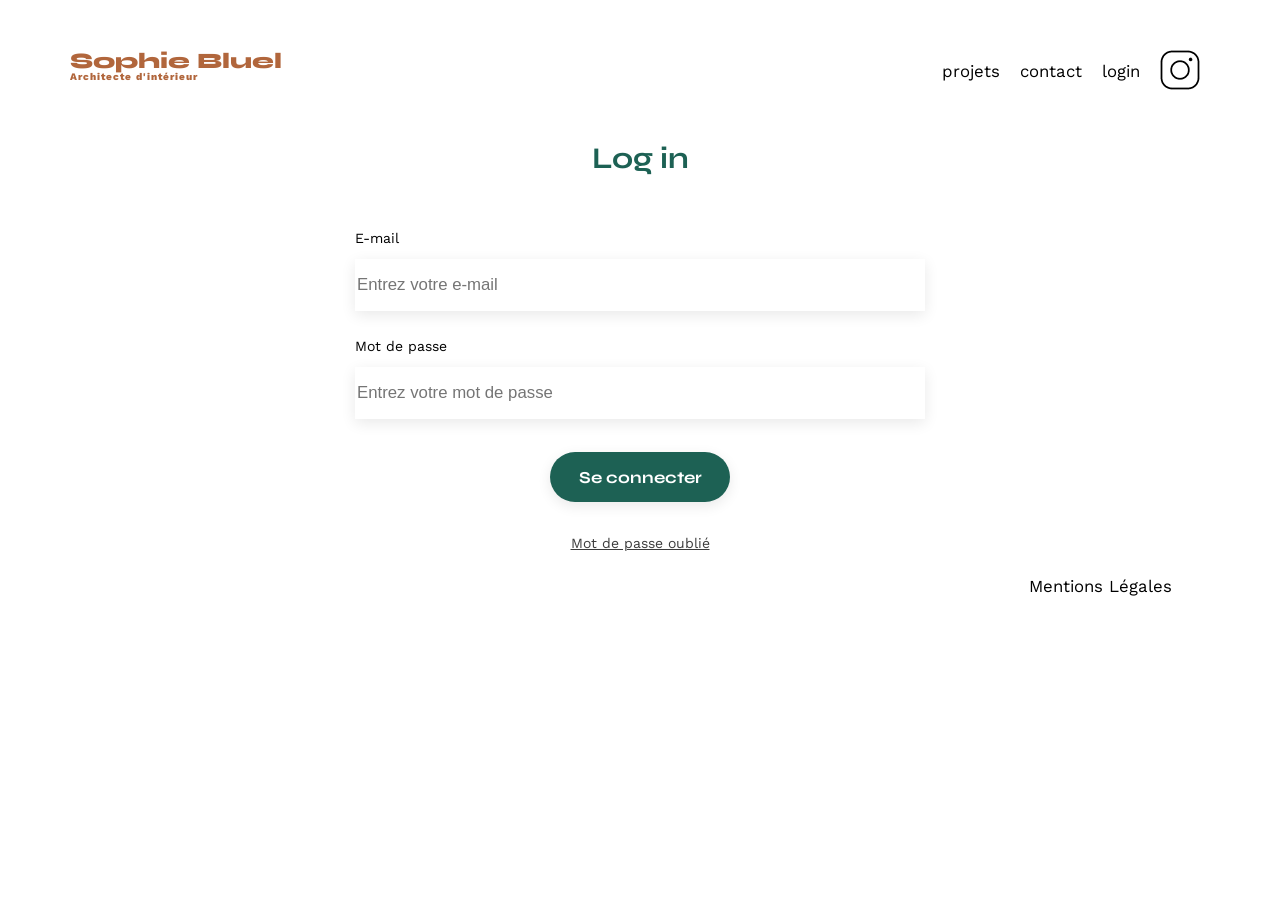
<file: FrontEnd/login.html>
<!DOCTYPE html>
<html lang="fr">
<head>
	<meta charset="UTF-8">
	<title>Sophie Bluel - Architecte d'intérieur</title>
	<meta name="viewport" content="width=device-width, initial-scale=1.0">
	<link rel="preconnect" href="https://fonts.googleapis.com">
	<link rel="preconnect" href="https://fonts.gstatic.com" crossorigin>
	<link href="https://fonts.googleapis.com/css2?family=Syne:wght@700;800&family=Work+Sans&display=swap" rel="stylesheet">
	<meta name="description" content="">
	<link rel="stylesheet" href="./assets/style.css">
	<script src="js/login.js" defer></script>
</head>
<body>

    <header>
        <h1>Sophie Bluel <span>Architecte d'intérieur</span></h1>
        <nav>
            <ul>
                <li><a href="./index.html#portfolio">projets</a></li>
			    <li><a href="./index.html#contact">contact</a></li>
                <li><a href="login.html" id="login">login</a></li>
                <li><img src="./assets/icons/instagram.png" alt="Instagram"></li>
            </ul>
        </nav>
    </header>

    <main>
        <section id="login">
            <h2>Log in</h2>
            <form id ="formLogin"  method="post">
                <label for="email">E-mail</label>
                <input type="email" name="email" id="email" placeholder="Entrez votre e-mail" required>
                <label for="password">Mot de passe</label>
                <input type="password" name="password" id="password" placeholder="Entrez votre mot de passe" required>
                <span id="messageErreur"></span>
                <input type="submit" value="Se connecter" id="btnLogin">
                <div class="mdp"><p>Mot de passe oublié</p></div>
            </form>
        </section>
    </main>

    <footer>
        <nav>
            <ul>
                <li>Mentions Légales</li>
            </ul>
        </nav>
    </footer>
  
</body>

</html>
</file>
<file: FrontEnd/assets/style.css>
/* http://meyerweb.com/eric/tools/css/reset/
   v2.0 | 20110126
   License: none (public domain)
*/

html, body, div, span, applet, object, iframe,
h1, h2, h3, h4, h5, h6, p, blockquote, pre,
a, abbr, acronym, address, big, cite, code,
del, dfn, em, img, ins, kbd, q, s, samp,
small, strike, strong, sub, sup, tt, var,
b, u, i, center,
dl, dt, dd, ol, ul, li,
fieldset, form, label, legend,
table, caption, tbody, tfoot, thead, tr, th, td,
article, aside, canvas, details, embed,
figure, figcaption, footer, header, hgroup,
menu, nav, output, ruby, section, summary,
time, mark, audio, video {
	margin: 0;
	padding: 0;
	border: 0;
	font-size: 100%;
	font: inherit;
	vertical-align: baseline;
}
/* HTML5 display-role reset for older browsers */
article, aside, details, figcaption, figure,
footer, header, hgroup, menu, nav, section {
	display: block;
}
body {
	line-height: 1;
}
ol, ul {
	list-style: none;
}
blockquote, q {
	quotes: none;
}
blockquote:before, blockquote:after,
q:before, q:after {
	content: '';
	content: none;
}
table {
	border-collapse: collapse;
	border-spacing: 0;
}
/** end reset css**/
body {
	max-width: 1140px;
	margin:auto;
	font-family: 'Work Sans' ;
	font-size: 14px;
}
header {
	display: flex;
	justify-content: space-between;
	margin: 50px 0
}
section {
	margin: 50px 0
}

h1{
	display: flex;
	flex-direction: column;
	font-family: 'Syne';
	font-size: 22px;
	font-weight: 800;
	color: #B1663C
}

h1 > span {
	font-family: 'Work Sans';
	font-size:10px;
	letter-spacing: 0.1em;
;
}

h2{
	font-family: 'Syne';
	font-weight: 700;
	font-size: 30px;
	color: #1D6154
}

nav ul a {
	color: black;
	text-decoration: none;
}
nav ul a:hover {
	color: #B1663C;
}


nav ul {
	display: flex;
	align-items: center;
	list-style-type: none;

}
nav li {
	padding: 0 10px;
	font-size: 1.2em;
}

li:hover {
	color: #B1663C;
}
#introduction {
	display: flex;
	align-items: center;
}
#introduction figure {
	flex: 1
}
#introduction img {
	display: block;
	margin: auto;
	width: 80%;
}

#introduction article {
	flex: 1
}
#introduction h2 {
	margin-bottom: 1em;
}

#introduction p {
	margin-bottom: 0.5em;
}
#portfolio h2 {
	text-align: center;
	margin-bottom: 1em;
}
.gallery {
	width: 100%;
	display: grid;
	grid-template-columns: 1fr 1fr 1fr;
	grid-column-gap: 20px;
	grid-row-gap: 20px;
}

.gallery img {
	width: 100%;

}
#contact {
	width: 50%;
margin: auto;
}
#contact > * {
	text-align: center;

}
#contact h2{
	margin-bottom: 20px;
}
#contact form {
	text-align: left;
	margin-top:30px;
	display: flex;
	flex-direction: column;
}

#contact input {
	height: 50px;
	font-size: 1.2em;
	border: none;
	box-shadow: 0px 4px 14px rgba(0, 0, 0, 0.09);
}
#contact label {
	margin: 2em 0 1em 0;
}
#contact textarea {
	border: none;
	box-shadow: 0px 4px 14px rgba(0, 0, 0, 0.09);
}
#login {
	width: 50%;
	margin:auto;
	
	
	text-align: center;
}
#login h2{
	margin-bottom: 20px;
}
#formLogin {
	text-align: left;
	margin-top:30px;
	display: flex;
	flex-direction: column;
	
	
}
#login input {



	height: 50px;
	font-size: 1.2em;
	border: none;
	box-shadow: 0px 4px 14px rgba(0, 0, 0, 0.09);
}

.add-photo input {
	border: white;
}

#login label {
	margin: 2em 0 1em 0;
}
#messageErreur {
	color: red;
}
#logout {
	margin-left: -15px;
}
.mdp {
	text-align: center;
	color: #3c3c3c;
	text-decoration: underline;
}

input[type="submit"]{
	font-family: 'Syne';
	font-weight: 700;
	color: white;
	background-color: #1D6154;
	margin : 2em auto ;
	width: 180px;
	text-align: center;
	border-radius: 60px ;
}

footer nav ul {
	display: flex;
	justify-content: flex-end;
	margin: 2em
}
.btn {
	display: flex;
	justify-content: center;
	align-items: center;
	background-color: white;
	color: black;
	border-radius: 60px;
	padding: 10px 20px 10px 20px;
	margin-left: 10px;
	width: 216px;
	height: 38px;
}
.barreNoir {
	max-width: 1440px;
	height: 59px;
	background: black;
	color:  #FFFFFF;
	font-size: 16px;
	display: flex;
	justify-content: center;
    align-items: center;
	gap: 21px;
}
.btnModifier{
	gap: 10px
}

.btnModifier:hover {
	color: #B1663C;
	cursor: pointer;
}
.modifier-projet-container-two {
	display: flex;
	justify-content: center;
	margin: 10px 0 40px 0;
}

.modifier-projet-container-two i {
	margin-left: 30px;
}
.btn:hover {
	color: #B1663C;
	cursor: pointer;
}

.filters {
	display: flex;
	justify-content: center;
	gap: 10px;
	
}

.filter {
	cursor: pointer;
	display: inline-flex;
	justify-content:center;
	flex-shrink: 1;
	font-family: Syne;
	font-size: 16px;
	font-weight: 700;
	margin-top: 50px;
	margin-bottom: 50px;
	color: #1D6154;
	padding: 8px 20px 8px 20px;
	border: 1px solid #1D6154;
	border-radius: 60px;
	background-color: transparent;
}

.couleur-inversee {
	display: inline-flex;
	justify-content:center;
	flex-shrink: 1;
	font-family: Syne;
	font-size: 16px;
	font-weight: 700;
	margin-top: 50px;
	margin-bottom: 50px;
	color: #fff;
	padding: 8px 20px 8px 20px;
	border: 1px solid #1D6154;
	border-radius: 60px;
	background-color:  #1D6154;
}
</file>
